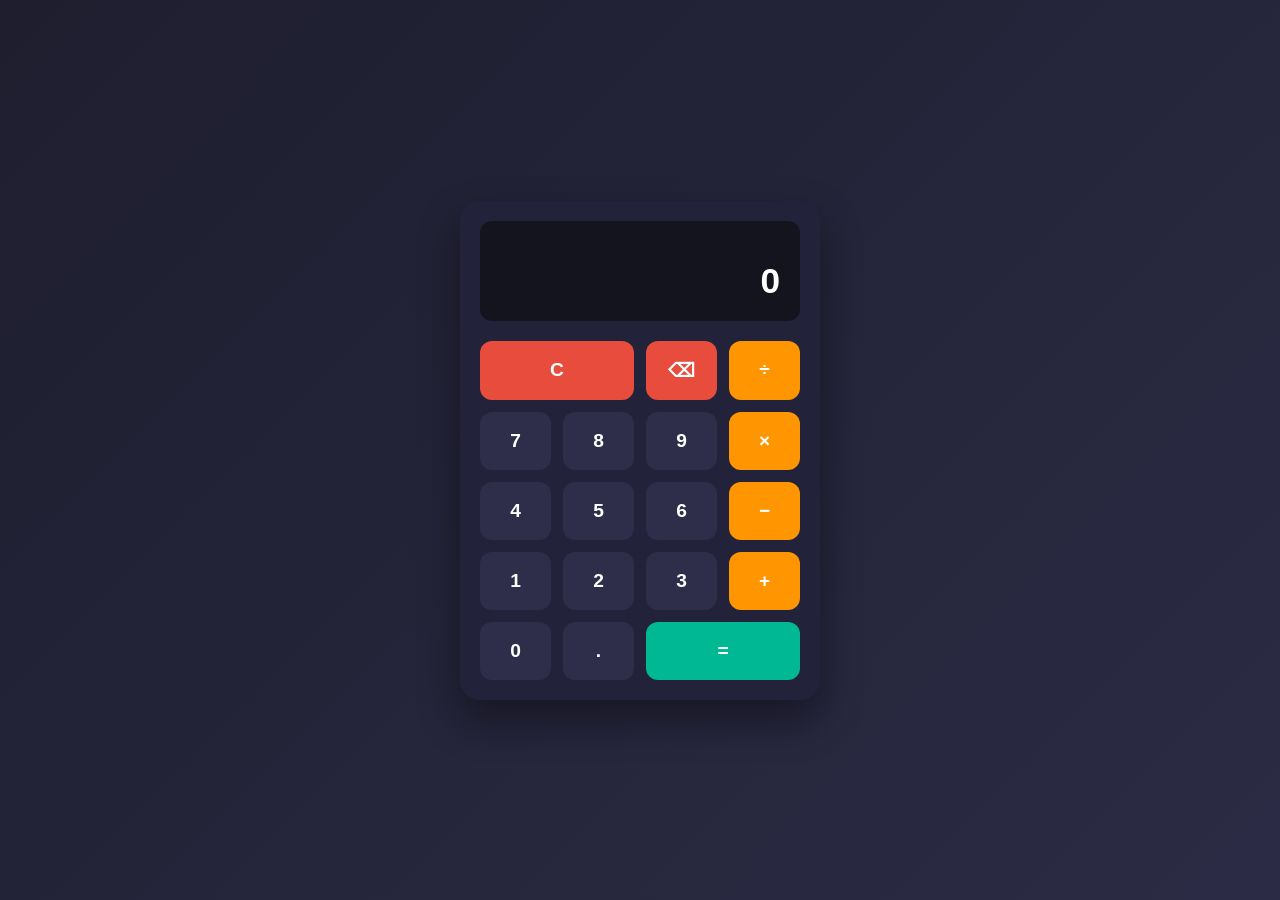
<file: CodeAlpha/Calculator/index.html>
<!DOCTYPE html>
<html lang="en">
<head>
  <meta charset="UTF-8" />
  <meta name="viewport" content="width=device-width, initial-scale=1.0" />
  <title>Calculator</title>
  <link rel="stylesheet" href="style.css" />
</head>
<body>

  <div class="calculator">
    <div class="display">
      <div class="previous-operand"></div>
      <div class="current-operand">0</div>
    </div>

    <div class="buttons">
      <button class="span-two" data-action="clear">C</button>
      <button data-action="delete">⌫</button>
      <button data-action="operator" data-operator="÷">÷</button>

      <button data-number="7">7</button>
      <button data-number="8">8</button>
      <button data-number="9">9</button>
      <button data-action="operator" data-operator="×">×</button>

      <button data-number="4">4</button>
      <button data-number="5">5</button>
      <button data-number="6">6</button>
      <button data-action="operator" data-operator="−">−</button>

      <button data-number="1">1</button>
      <button data-number="2">2</button>
      <button data-number="3">3</button>
      <button data-action="operator" data-operator="+">+</button>

      <button data-number="0">0</button>
      <button data-action="decimal">.</button>
      <button class="span-two" data-action="equals">=</button>
    </div>
  </div>

  <script src="script.js"></script>
</body>
</html>
</file>
<file: CodeAlpha/Calculator/style.css>
/* ---------- Reset & Base ---------- */
* {
  margin: 0;
  padding: 0;
  box-sizing: border-box;
  font-family: 'Segoe UI', Tahoma, sans-serif;
}

body {
  min-height: 100vh;
  display: flex;
  justify-content: center;
  align-items: center;
  background: linear-gradient(135deg, #1e1e2f, #2b2b45);
  padding: 20px;
}

/* ---------- Calculator Container ---------- */
.calculator {
  width: 100%;
  max-width: 360px;
  background: #22223a;
  border-radius: 20px;
  padding: 20px;
  box-shadow: 0 20px 40px rgba(0, 0, 0, 0.4);
}

/* ---------- Display ---------- */
.display {
  background: #14141f;
  border-radius: 12px;
  padding: 20px;
  text-align: right;
  margin-bottom: 20px;
  min-height: 90px;
  display: flex;
  flex-direction: column;
  justify-content: space-between;
  word-wrap: break-word;
  word-break: break-all;
}

.previous-operand {
  color: #888;
  font-size: 1rem;
  min-height: 20px;
}

.current-operand {
  color: #fff;
  font-size: 2.2rem;
  font-weight: 600;
}

/* ---------- Buttons Grid ---------- */
.buttons {
  display: grid;
  grid-template-columns: repeat(4, 1fr);
  gap: 12px;
}

button {
  border: none;
  outline: none;
  padding: 18px 0;
  font-size: 1.2rem;
  font-weight: 600;
  border-radius: 12px;
  cursor: pointer;
  background: #2e2e4a;
  color: #fff;
  transition: background 0.2s ease, transform 0.1s ease;
}

button:hover {
  background: #3b3b5e;
}

button:active {
  transform: scale(0.96);
}

/* ---------- Special Buttons ---------- */
.span-two {
  grid-column: span 2;
}

button[data-action="operator"] {
  background: #ff9500;
  color: #fff;
}

button[data-action="operator"]:hover {
  background: #ffab33;
}

button[data-action="equals"] {
  background: #00b894;
}

button[data-action="equals"]:hover {
  background: #00d1a7;
}

button[data-action="clear"],
button[data-action="delete"] {
  background: #e74c3c;
}

button[data-action="clear"]:hover,
button[data-action="delete"]:hover {
  background: #ff6b5b;
}
</file>
